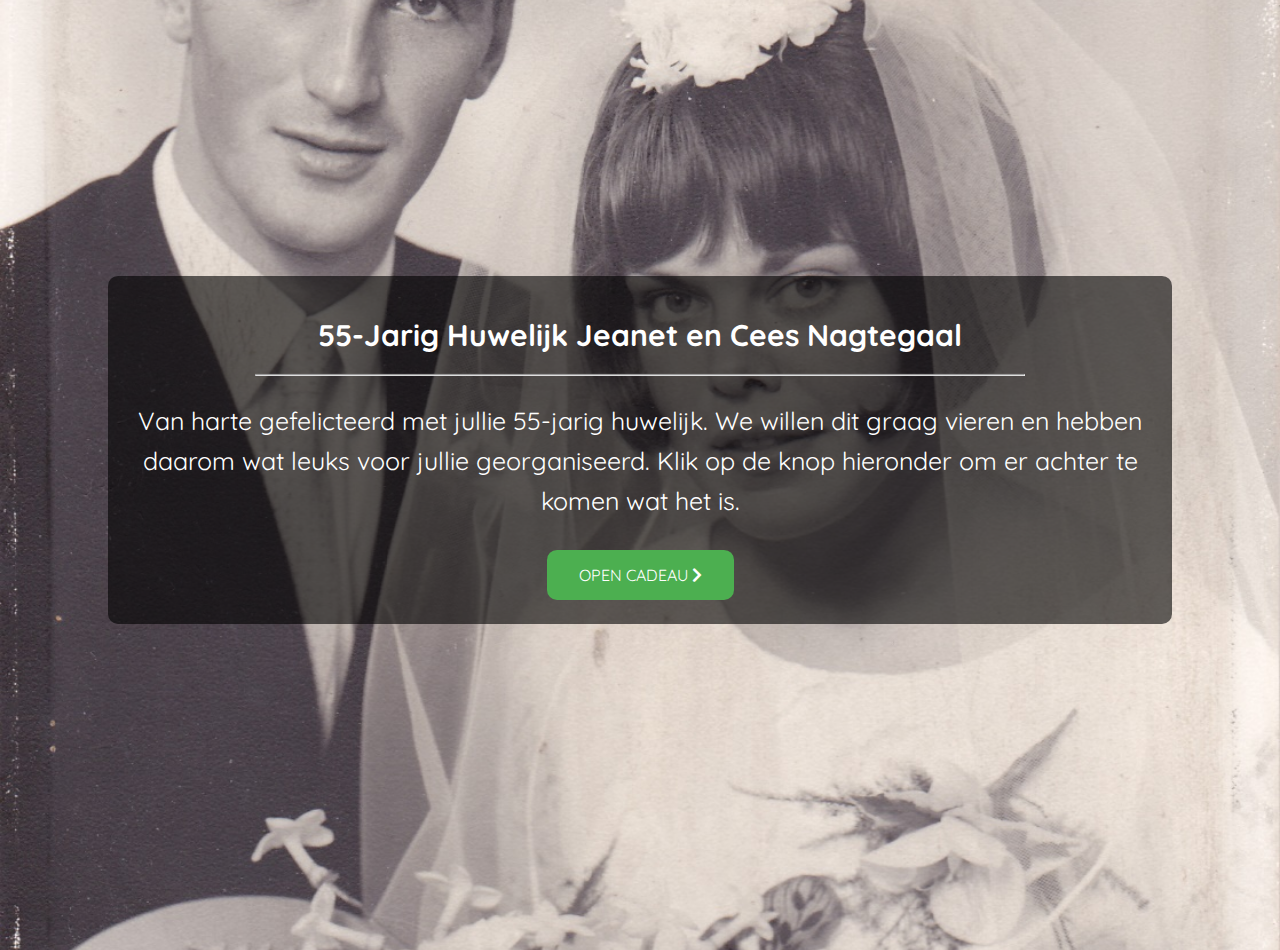
<file: index.html>
<!DOCTYPE html>
<html lang="en">
<head>
    <meta charset="UTF-8">
    <meta http-equiv="X-UA-Compatible" content="IE=edge">
    <meta name="viewport" content="width=device-width, initial-scale=1.0">
    <title>Home - 55-Jarig Huwelijk Jeanet en Cees Nagtegaal</title>
    <link rel="stylesheet" href="style.css">
    <link rel="stylesheet" href="https://cdnjs.cloudflare.com/ajax/libs/font-awesome/5.15.4/css/all.min.css" integrity="sha512-1ycn6IcaQQ40/MKBW2W4Rhis/DbILU74C1vSrLJxCq57o941Ym01SwNsOMqvEBFlcgUa6xLiPY/NS5R+E6ztJQ==" crossorigin="anonymous" referrerpolicy="no-referrer" />
</head>
<body>
    <div class="bgimg">
        <div class="main">
        <h1>55-Jarig Huwelijk Jeanet en Cees Nagtegaal</h1>
        <hr>
        <p>Van harte gefelicteerd met jullie 55-jarig huwelijk. We willen dit graag vieren en hebben daarom wat leuks voor jullie georganiseerd. Klik op de knop hieronder om er achter te komen wat het is.</p>
        <a href="gift.html" class="button">Open cadeau <i class="fas fa-chevron-right"></i></a>
    </div>
    </div>
</body>
</html>
</file>
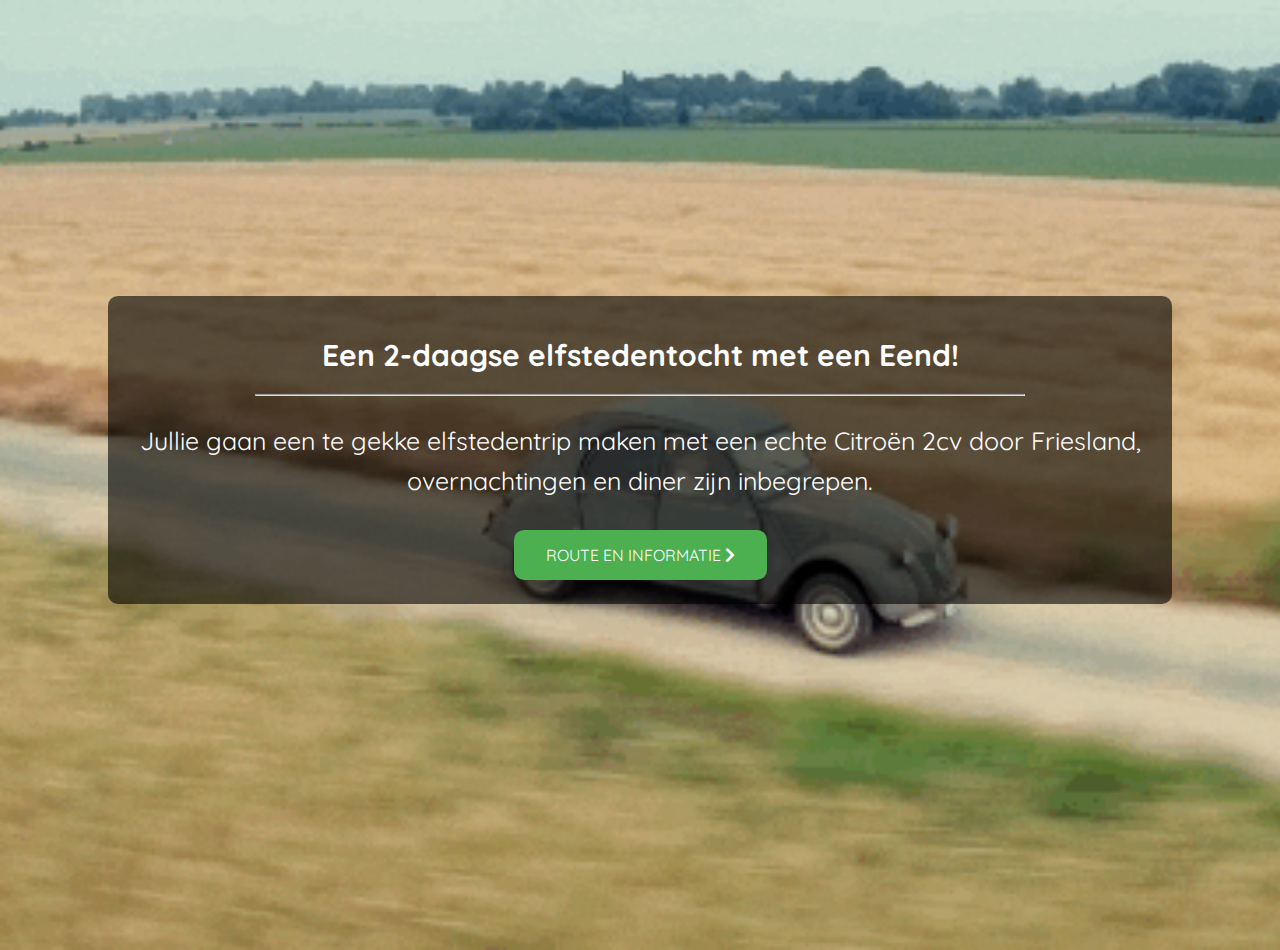
<file: gift.html>
<!DOCTYPE html>
<html lang="en">
<head>
    <meta charset="UTF-8">
    <meta http-equiv="X-UA-Compatible" content="IE=edge">
    <meta name="viewport" content="width=device-width, initial-scale=1.0">
    <title>Home - 55-Jarig Jubileum Jeanet en Cees Nagtegaal</title>
    <link rel="stylesheet" href="style.css">
    <link rel="stylesheet" href="https://cdnjs.cloudflare.com/ajax/libs/font-awesome/5.15.4/css/all.min.css" integrity="sha512-1ycn6IcaQQ40/MKBW2W4Rhis/DbILU74C1vSrLJxCq57o941Ym01SwNsOMqvEBFlcgUa6xLiPY/NS5R+E6ztJQ==" crossorigin="anonymous" referrerpolicy="no-referrer" />
</head>
<body>
    <div class="bgimg2">
        <div class="main">
            <h1>Een 2-daagse elfstedentocht met een Eend!</h1>
            <hr>
            <p>Jullie gaan een te gekke elfstedentrip maken met een echte Citroën 2cv door Friesland, overnachtingen en diner zijn inbegrepen.</p>
            <a href="info.html" class="button">Route en informatie <i class="fas fa-chevron-right"></i></a>
    </div>
    </div>
</body>
</html>
</file>
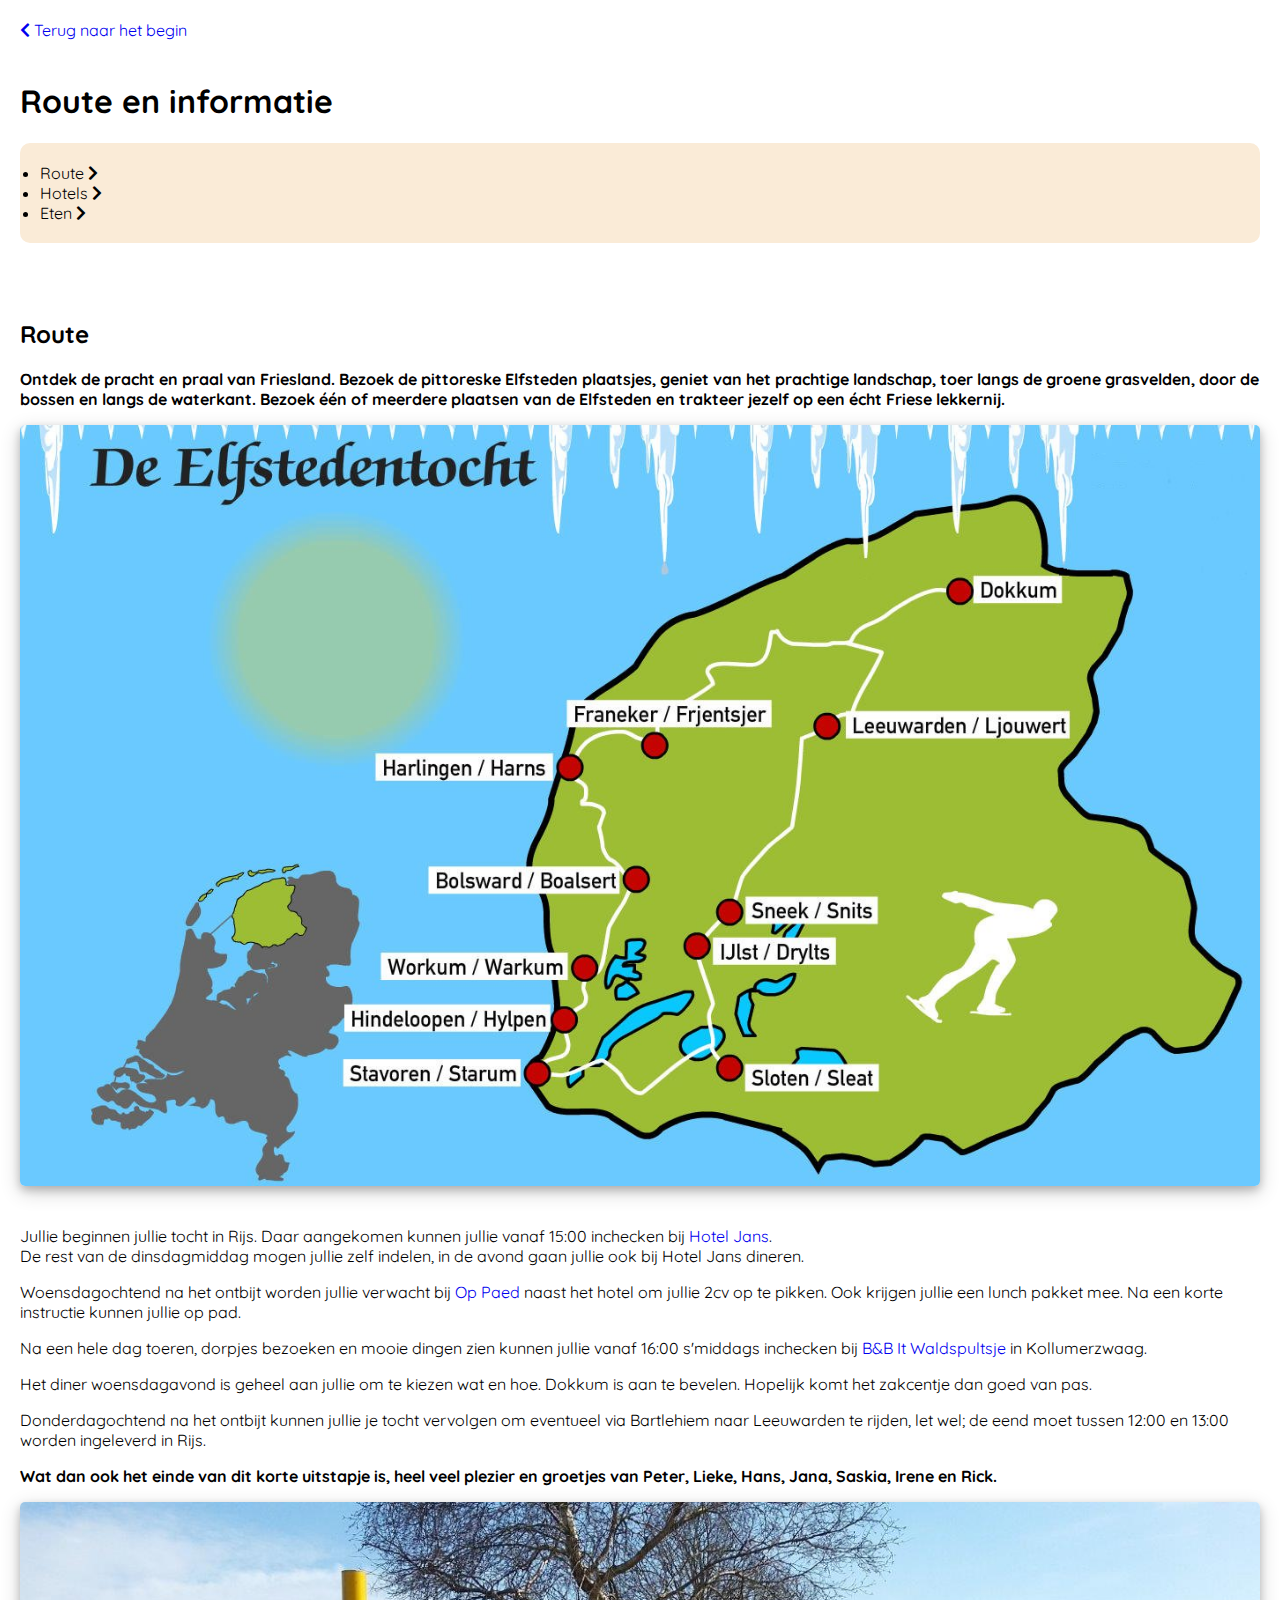
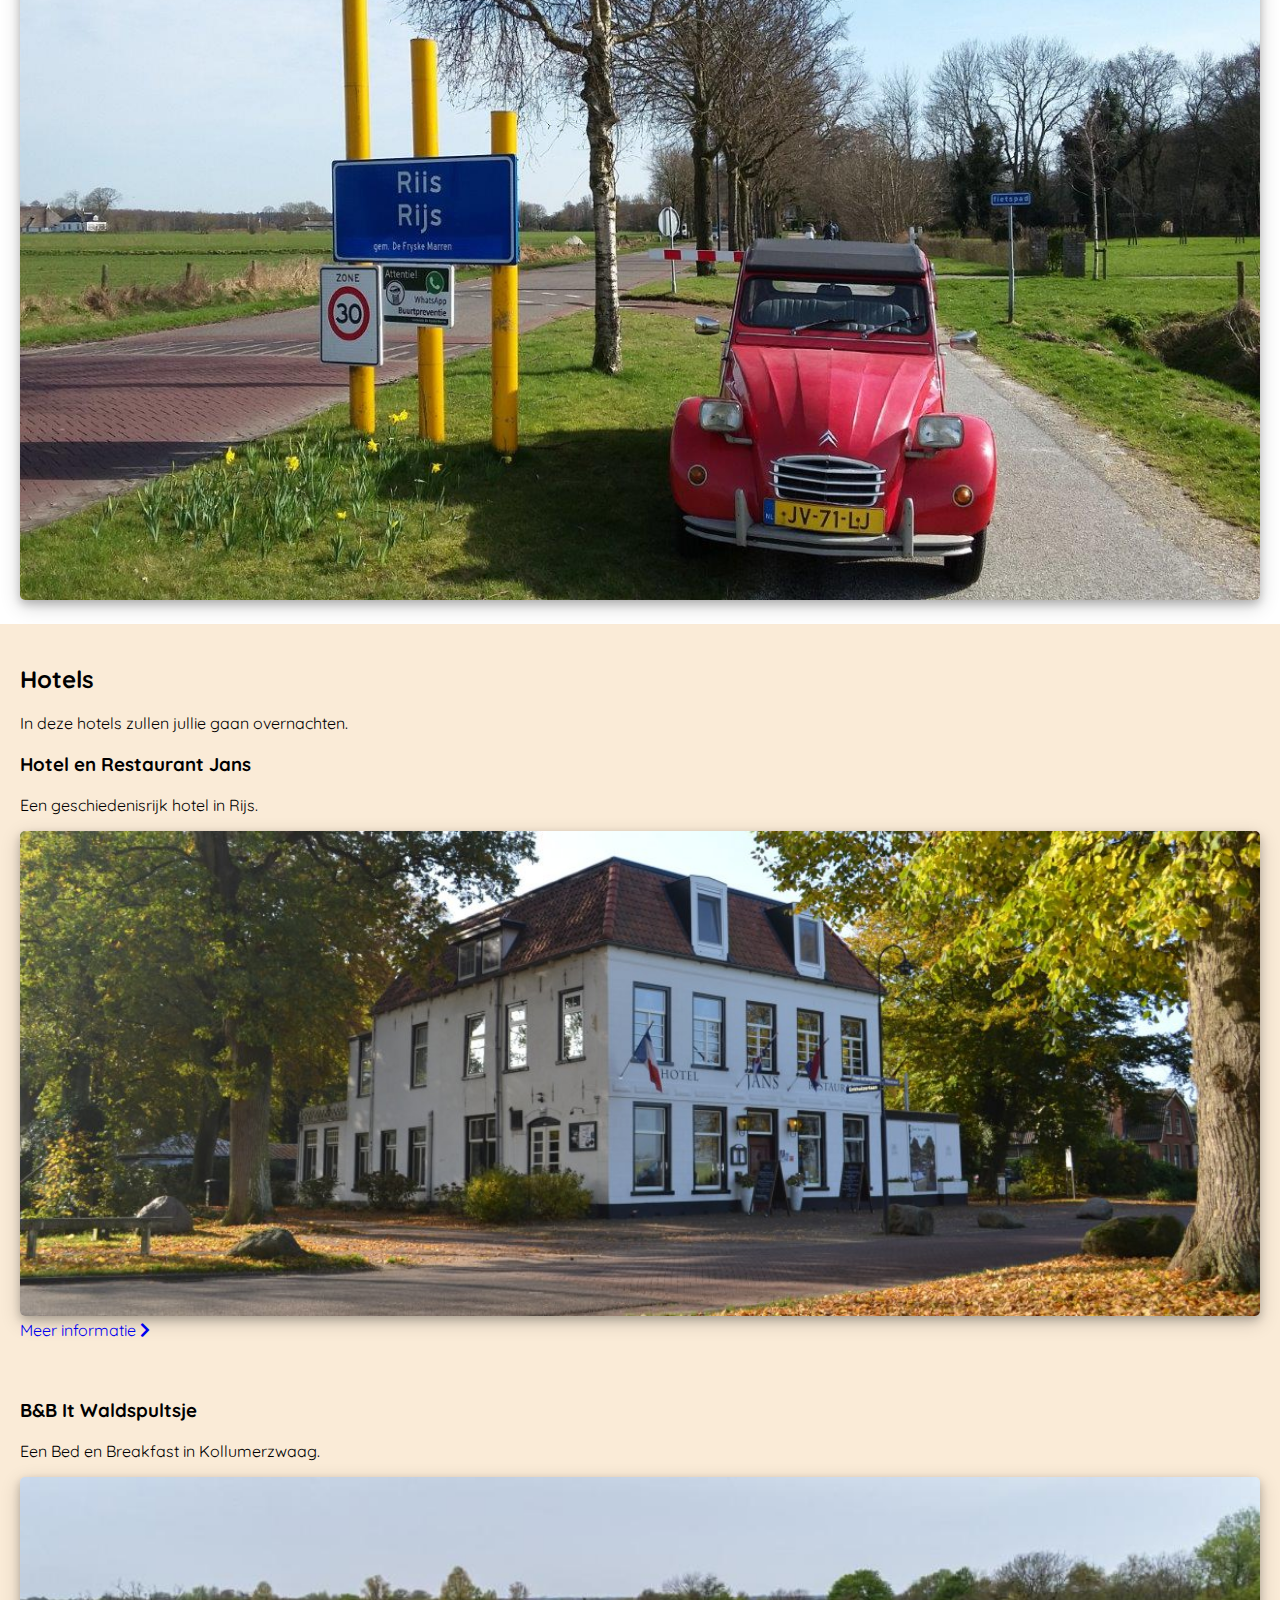
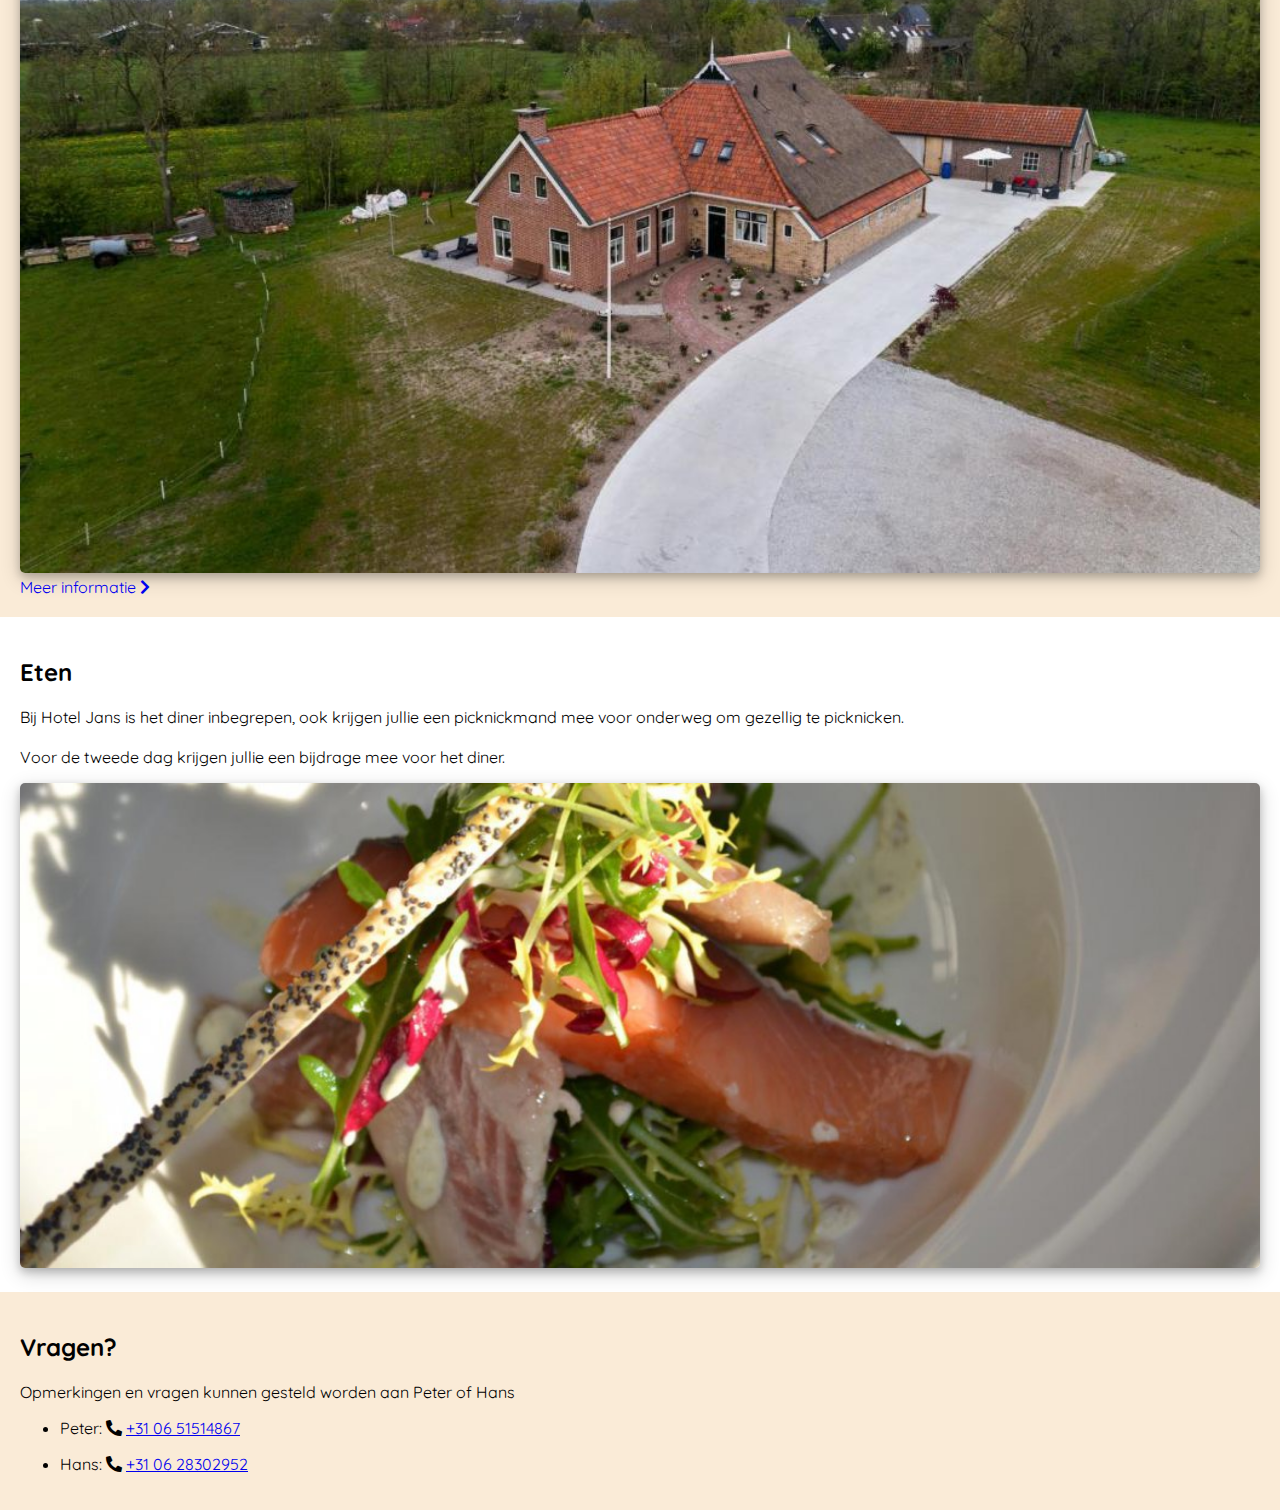
<file: info.html>
<!DOCTYPE html>
<html lang="en">
<head>
    <meta charset="UTF-8">
    <meta http-equiv="X-UA-Compatible" content="IE=edge">
    <meta name="viewport" content="width=device-width, initial-scale=1.0">
    <title>Home - 55-Jarig Huwelijk Jeanet en Cees Nagtegaal</title>
    <link rel="stylesheet" href="style.css">
    <link href="https://cdn.jsdelivr.net/npm/bootstrap@5.1.0/dist/css/bootstrap.min.css" rel="stylesheet" integrity="sha384-KyZXEAg3QhqLMpG8r+8fhAXLRk2vvoC2f3B09zVXn8CA5QIVfZOJ3BCsw2P0p/We" crossorigin="anonymous">
    <script src="https://cdn.jsdelivr.net/npm/bootstrap@5.1.0/dist/js/bootstrap.bundle.min.js" integrity="sha384-U1DAWAznBHeqEIlVSCgzq+c9gqGAJn5c/t99JyeKa9xxaYpSvHU5awsuZVVFIhvj" crossorigin="anonymous"></script>
    <link rel="stylesheet" href="https://cdnjs.cloudflare.com/ajax/libs/font-awesome/5.15.4/css/all.min.css" integrity="sha512-1ycn6IcaQQ40/MKBW2W4Rhis/DbILU74C1vSrLJxCq57o941Ym01SwNsOMqvEBFlcgUa6xLiPY/NS5R+E6ztJQ==" crossorigin="anonymous" referrerpolicy="no-referrer" />
</head>
<body>

    <div class="nav_section">
    <a style="text-decoration: none;"href="index.html"> <i class="fas fa-chevron-left"></i> Terug naar het begin</a>
    <br><br>
    <h1>Route en informatie</h1>
    <ul class="navigation">
        <li>
            <a style="text-decoration: none;" href="#route">Route  <i class="fas fa-chevron-right"></i> </a>

        </li>
       
        <li>
            <a style="text-decoration: none;" href="#hotels">Hotels <i class="fas fa-chevron-right"></i></a>

        </li>

        <li>
            <a style="text-decoration: none;" href="#etens">Eten  <i class="fas fa-chevron-right"></i> </a>
        </li>

    </ul>
</div>


    <div class="route_section">
    <h2 id="route">Route</h2>
    <p> <b>Ontdek de pracht en praal van Friesland. Bezoek de pittoreske Elfsteden plaatsjes, geniet van het prachtige landschap, toer langs de groene grasvelden, door de bossen en langs de waterkant. Bezoek één of meerdere plaatsen van de Elfsteden en trakteer jezelf op een écht Friese lekkernij.</b></p>
    <img src="img/steden kaart.jpg" alt=""  class="responsive_img" height="300" width="500"><br><br>

    <p>Jullie beginnen jullie tocht in Rijs. Daar aangekomen kunnen jullie vanaf 15:00 inchecken bij <a style="text-decoration: none;" href="https://hoteljans.nl/">Hotel Jans</a>. <br> De rest van de dinsdagmiddag mogen jullie zelf indelen, in de avond gaan jullie ook bij Hotel Jans dineren.</p>

    <p>Woensdagochtend na het ontbijt worden jullie verwacht bij <a style="text-decoration: none;" href="https://oppaed.nl/eend2cv/">Op Paed</a> naast het hotel om jullie 2cv op te pikken. Ook krijgen jullie een lunch pakket mee. Na een korte instructie kunnen jullie op pad.</p>

    <p>Na een hele dag toeren, dorpjes bezoeken en mooie dingen zien kunnen jullie vanaf 16:00 s'middags inchecken bij <a style="text-decoration: none;" href="http://www.booking.com/Share-Z44CGV">B&B It Waldspultsje</a> in Kollumerzwaag.</p>
    <p>Het diner woensdagavond is geheel aan jullie om te kiezen wat en hoe. Dokkum is aan te bevelen. Hopelijk komt het zakcentje dan goed van pas.</p>

   

    <p>Donderdagochtend na het ontbijt kunnen jullie je tocht vervolgen om eventueel via Bartlehiem naar Leeuwarden te rijden, let wel; de eend moet tussen 12:00 en 13:00 worden ingeleverd in Rijs.</p>
    
    <p>
        <b> Wat dan ook het einde van dit korte uitstapje is, heel veel plezier en groetjes van Peter, Lieke, Hans, Jana, Saskia, Irene en Rick.</b></p>

    <img src="img/2cvrijs.jpg" alt="eend" class="responsive_img" height="300" width="500">
    </div>

    <div class="hotel_section">
    <h2 id="hotels">Hotels</h2>
    <p>In deze hotels zullen jullie gaan overnachten.<p>
    <h3>Hotel en Restaurant Jans</h3>
    <p>Een geschiedenisrijk hotel in Rijs.</p>
    
    <img src="img/1478635012481901.jpg" alt=""  class="responsive_img" height="300" width="500"><br>
    <a style="text-decoration: none;" href="https://hoteljans.nl/">Meer informatie <i class="fas fa-chevron-right"></i></a>

    <br> <br> <br>
    <h3>B&B It Waldspultsje</h3>
    <p>Een Bed en Breakfast in Kollumerzwaag. </p>
    
    <img src="img/102442619.jpg" alt="" class="responsive_img" height="300" width="500"><br>
    <a style="text-decoration: none;" href="http://www.booking.com/Share-Z44CGV">Meer informatie <i class="fas fa-chevron-right"></i></a>
    </div>


    <div class="eten_section">
        <h2 id="etens">Eten</h2>
        <p>Bij Hotel Jans is het diner inbegrepen, ook krijgen jullie een picknickmand mee voor onderweg om gezellig te picknicken. <br> <br>Voor de tweede dag krijgen jullie een bijdrage mee voor het diner.</p>
        <img src="img/1410361290300312.jpg" alt="" class="responsive_img" height="300" width="500"><br>

    </div>

    <div class="qa_section">
    <h2>Vragen?</h2>
    <p>Opmerkingen en vragen kunnen gesteld worden aan Peter of Hans</p>
    <ul>
        <li>
            <p>Peter: <i class="fas fa-phone fa-rotate-90"></i> <a href="tel:+310651514867">+31 06 51514867</a></p>
        </li>
        <li>
            <p>Hans: <i class="fas fa-phone fa-rotate-90"></i> <a href="tel:+310628302952">+31 06 28302952</a></p>
        </li>
    </ul>
</div>
    
</body>
</html>
</file>
<file: style.css>
@import url('https://fonts.googleapis.com/css2?family=Quicksand:wght@300;400;500&display=swap');

body, html {
    height: 100%;
    margin: 0;
    font-family: 'Quicksand', sans-serif;
  }
  
  .bgimg {
    background-image: url('img/opa_oma.jpg');
    height: 100%;
    background-position: center;
    background-size: cover;
    color: white;
    padding: 25px;
  }

  .bgimg2 {
    background-image: url('img/2cv.gif');
    height: 100%;
    background-position: center;
    background-size: cover;
    color: white;
    padding: 25px;
  }


  .main{
    position: absolute;
  top: 50%;
  left: 50%;
  transform: translate(-50%, -50%);
  text-align: center;
  background-color: rgba(0, 0, 0, 0.6);
    width: 80%;
    padding: 20px;
    border-radius: 10px;
     
      
  }

  hr{
      color: white;
      width: 75%;
  }

  .main p{
      font-size: 25px;
      line-height: 1.6;
      font-weight: 400;
  }

  .main h1{
      font-size: 30px;
  }

  .button {
    background-color: #4CAF50;
    border: none;
    color: white;
    padding: 15px 32px;
    text-align: center;
    text-decoration: none;
    display: inline-block;
    font-size: 16px;
    margin: 4px 2px;
    cursor: pointer;
    border-radius: 10px;
    text-transform: uppercase;
   
  }
  

  

  .navigation{
    background-color: #FAEBD7;
    color: black;
    padding: 20px;
    border-radius: 10px;
  }

  .navigation a{
    color: black;
  }

  .hotel_section{
    background-color: #FAEBD7;
    padding: 20px;
    
  }

  .nav_section{
    padding: 20px;
  }


  .route_section{
    padding: 20px;
  }

  .qa_section{
    background-color: #FAEBD7;
    padding: 20px;
  }

  .eten_section{
    padding: 20px;
  }

  .responsive_img{
    height: auto;
    width: 100%;
    border-radius: 5px;
    box-shadow: 0 4px 8px 0 rgba(0, 0, 0, 0.2), 0 6px 20px 0 rgba(0, 0, 0, 0.19);
  }


@media (min-width:320px)  { /* smartphones, portrait iPhone, portrait 480x320 phones (Android) */ }
@media (min-width:480px)  { /* smartphones, Android phones, landscape iPhone */ .responsive_img{width: 100%;}}
@media (min-width:600px)  { /* portrait tablets, portrait iPad, e-readers (Nook/Kindle), landscape 800x480 phones (Android) */ }
@media (min-width:801px)  { /* tablet, landscape iPad, lo-res laptops ands desktops */ }
@media (min-width:1025px) { /* big landscape tablets, laptops, and desktops */ }
@media (min-width:1281px) { /* hi-res laptops and desktops */.responsive_img{width: 35%;} }
</file>
